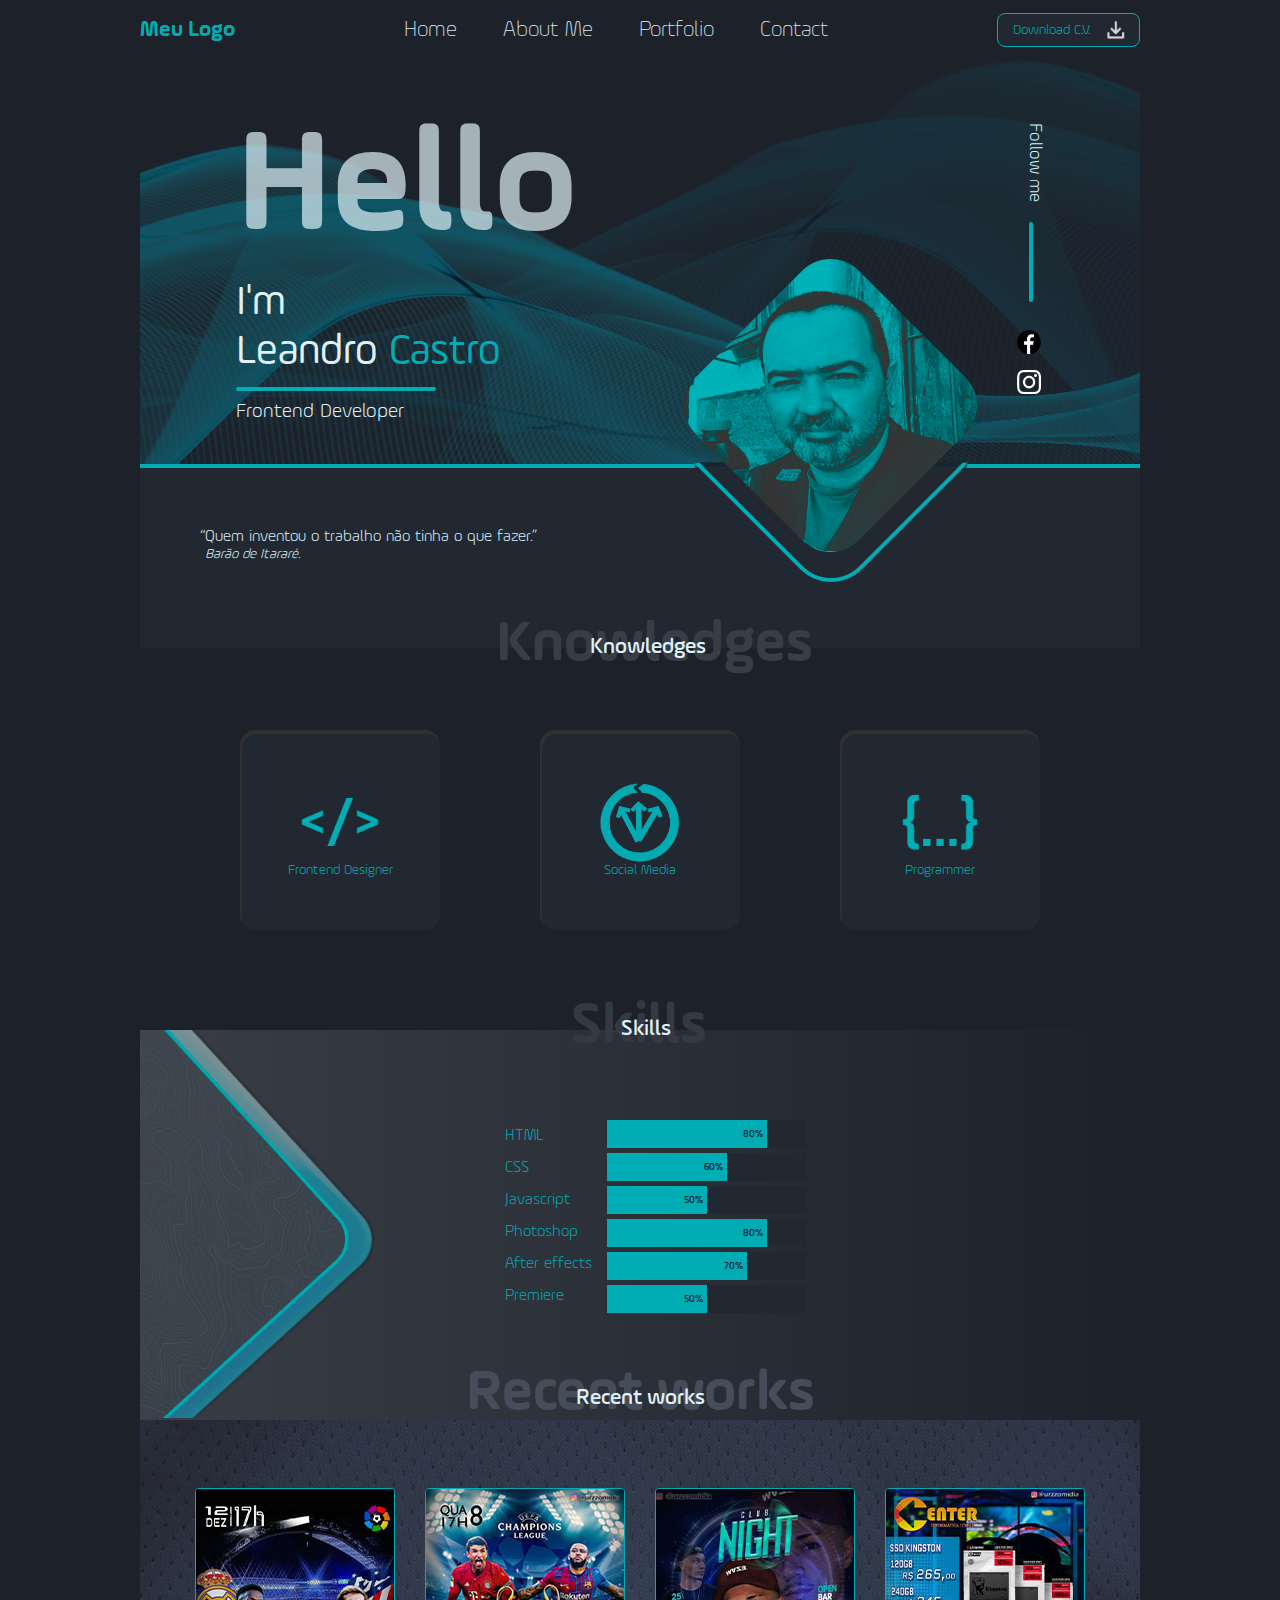
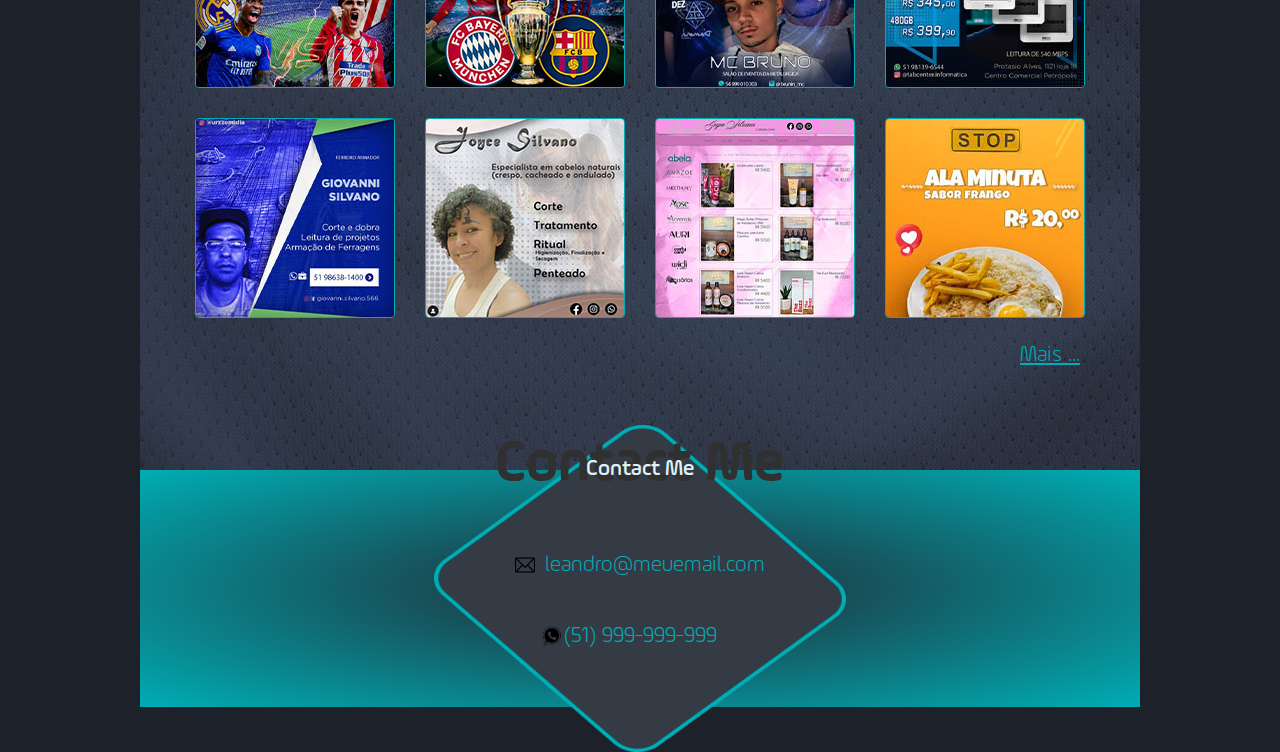
<file: index.html>
<!DOCTYPE html>
<html lang="pt-br">
<head>
    <meta charset="UTF-8">
    <meta http-equiv="X-UA-Compatible" content="IE=edge">
    <meta name="viewport" content="width=device-width, initial-scale=1.0">
    <link rel="stylesheet" href="./style.css">
    <title>Portfólio SEM O CONTATO</title>
</head>
<body>
    <header>  
        <h1>Meu Logo</h1>
        <!-- <img src="" alt=""> --> 
        <nav class="menu">
            <ul>
                <li><a href="">Home</a></li>
                <li><a href="#about">About Me</a></li>
                <li><a href="#portfolio">Portfolio</a></li>
                <li><a href="">Contact</a></li>
            </ul>
            
        </nav>
        <div class="download-cv">
            <button>Download C.V.
                <img class="download-image" src="./img/download-silver.png" alt="">
            </button>
        </div>     
    </header>

    <!-- HELLO / PIC / FOLLOW-ASIDE -->
    <main class="top"> 
        <div class="hello">
            <h1>Hello</h1> 
            <h2>I'm <br>Leandro <span>Castro</span></h2>
            <div class="bar"></div>
            <h3>Frontend Developer</h3>
        </div>
        <div class="pic">
            <img src="./img/losango-base.png" alt="">
        </div>
        <div class="follow-aside">
            <div class="follow-text">
                <p>Follow me</p>
            </div>
            <div class="follow-bar">

            </div>
            <div class="follow-icons">
                <img src="./img/facebook-logo.png" alt="">
                <img src="./img/instagram-logo.png" alt="">
            </div>
        </div>
    </main>

    <!-- C I T A R  -->
    <div class="citar">
        <q>Quem inventou o trabalho não tinha o que fazer.</q><br>
        <i>Barão de Itararé.</i>
    </div>

    <!-- W H A T   K N O W L E D G E S -->
    <section class="what" id="about">
        <div class="what-title">
            <h1>Knowledges</h1>
            <h2>Knowledges</h2>
        </div>
    </section>

    <div class="what-thumbs">
        <div class="thumb-block" id="know-front">
            <img src="./img/html-icon.png" alt="">
            <p>Frontend Designer</p>
            <div class="knowledges-popup" id="know-front-popup">
                <p>HTML</p>
                <p>CSS</p>
                <p>Javascript</p>
            </div>
        </div>
        <div class="thumb-block" id="know-social">
            <img src="./img/social-media-icon.png" alt="">
            <p>Social Media</p>
            <div class="knowledges-popup" id="know-social-popup">
                <p>Photoshop</p>
                <p>After Effects</p>
                <p>Premiere</p>
            </div>
        </div>
        <div class="thumb-block" id="know-dev">
            <img src="./img/js-icon.png" alt="">
            <p>Programmer</p>
            <div class="knowledges-popup" id="know-dev-popup">
                <p>Delphi</p>
                <p>VBA</p>
            </div>
        </div>
        
    </div>

    <!-- S K I L L S  -->
    <section class="skills">
        <div class="skills-title">
            <h1>Skills</h1>
            <h2>Skills</h2>
        </div>
    </section>

    <section class="skills-description">
    
        <div class="skills-img">
            <img src="./img/losango2.png" alt="">
        </div>
        <div class="skills-names">
            <p>HTML</p>
            <p>CSS</p>
            <p>Javascript</p>
            <p>Photoshop</p>
            <p>After effects</p>
            <p>Premiere</p>
        </div>
        <div class="skills-gauges">
            <div class="gauge-background">
                <div class="percent s-html"><p>80%</p></div>
            </div>
            <div class="gauge-background">
                <div class="percent s-css"><p>60%</p></div>
            </div>
            <div class="gauge-background">
                <div class="percent s-js"><p>50%</p></div>
            </div>
            <div class="gauge-background">
                <div class="percent s-photoshop"><p>80%</p></div>
            </div>
            <div class="gauge-background">
                <div class="percent s-after"><p>70%</p></div>
            </div>
            <div class="gauge-background">
                <div class="percent s-premiere"><p>50%</p></div>
            </div>
        </div>

    </section>

    <!-- R E C E N T   W O R K S  -->
    <section class="recent-works" id="portfolio">
        <div class="recent-title">
            <h1>Recent works</h1>
            <h2>Recent works</h2>
        </div>
        <div class="recent-thumbs">
            <div class="recent-thumbs-block">
                <img src="./img/thumb-bar1.jpg" alt="">
                <p>Social Media</p>
            </div>
            <div class="recent-thumbs-block">
                <img src="./img/thumb-bar2.jpg" alt="">
                <p>Social Media</p>
            </div>
            <div class="recent-thumbs-block">
                <img src="./img/thumb-bruno.jpg" alt="">
                <p>Social Media</p>
            </div>
            <div class="recent-thumbs-block">
                <img src="./img/thumb-center.jpg" alt="">
                <p>Social Media</p>
            </div>
            <div class="recent-thumbs-block">
                <img src="./img/thumb-giovanni.jpg" alt="">
                <p>Social Media</p>
            </div>
            <div class="recent-thumbs-block">
                <img src="./img/thumb-joyce-cartão.jpg" alt="">
                <p>Social Media</p>
            </div>
           
            <div class="recent-thumbs-block">
                <img src="./img/thumb-joyce.jpg" alt="">
                <p>Site</p>
            </div>
            <div class="recent-thumbs-block">
                <img src="./img/thumb-stop.jpg" alt="">
                <p>Social Media</p>
            </div>
            
        </div>
        
        <a href="./mais.html" target="_blank">
            <p id = "mais">Mais ...</p>
        </a> 

    </section>

    <!-- C O N T A C T   M E  -->
    <section class="contact">
        <div class="contact-title">
            <h1>Contact Me</h1>
            <h2>Contact Me</h2>
        </div>

        <img src="./img/losango.png" alt="">
        
        <div class="contact-email">
            <img src="./img/email-icon.png" alt="">
            <p>leandro@meuemail.com</p> 
            
        </div>
        <div class="contact-phone">
            <img src="./img/whats-icon.png" alt="">
            <p>(51) 999-999-999</p> 
        </div>

    </section>
    
    <script src="./script.js"></script>
</body>
</html>
</file>
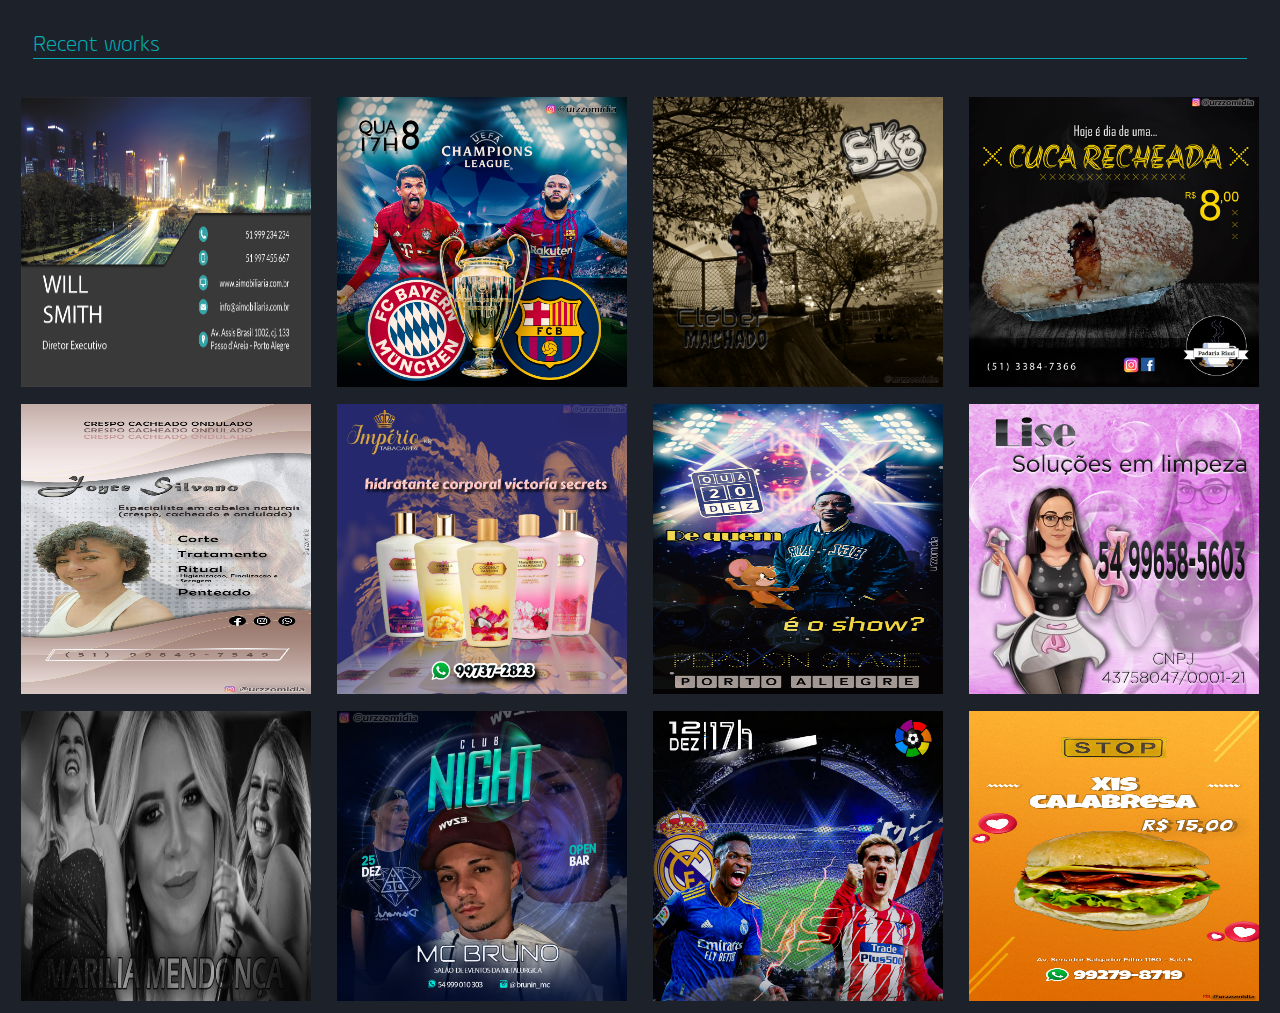
<file: mais.html>
<!DOCTYPE html>
<html lang="pt-br">
<head>
    <meta charset="UTF-8">
    <meta http-equiv="X-UA-Compatible" content="IE=edge">
    <meta name="viewport" content="width=device-width, initial-scale=1.0">
    <title>Portfolio - Recent works - mais ...</title>
    <link rel="stylesheet" href="style.css">
</head>
<body class="mais-body">
    <h2>Recent works</h2>
    <div class="mais-container">
        <a href="./img2/cartao.jpg" target="_blank">
            <img src="./img2/cartao.jpg" alt="">
        </a>
        <a href="./img2/CHAMPIONS-LEAGUE.jpg" target="_blank">
            <img src="./img2/CHAMPIONS-LEAGUE.jpg" alt="">
        </a>
        <a href="./img2/cleber-machado-sk8.jpg" target="_blank">
            <img src="./img2/cleber-machado-sk8.jpg" alt="">
        </a>
        <a href="./img2/cuca-rizzi-hoje.jpg" target="_blank">
            <img src="./img2/cuca-rizzi-hoje.jpg" alt="">
        </a>
        <a href="./img2/flyer-apresentação-2.jpg" target="_blank">
            <img src="./img2/flyer-apresentação-2.jpg" alt="">
        </a>
        <a href="./img2/imperio-card-hidratantes.jpg" target="_blank">
            <img src="./img2/imperio-card-hidratantes.jpg" alt="">
        </a>
        <a href="./img2/jerry-e-smith.jpg" target="_blank">
            <img src="./img2/jerry-e-smith.jpg" alt="">
        </a>
        <a href="./img2/lisa-completo.jpg" target="_blank">
            <img src="./img2/lisa-completo.jpg" alt="">
        </a>
        <a href="./img2/marilia-mendonça.jpg" target="_blank">
            <img src="./img2/marilia-mendonça.jpg" alt="">
        </a>
        <a href="./img2/mc-bruno.jpg" target="_blank">
            <img src="./img2/mc-bruno.jpg" alt="">
        </a>
        <a href="./img2/real-madrid-vs-atletico-madrid.jpg" target="_blank">
            <img src="./img2/real-madrid-vs-atletico-madrid.jpg" alt="">
        </a>
        <a href="./img2/stories-xis-calabresa.jpg" target="_blank">
            <img src="./img2/stories-xis-calabresa.jpg" alt="">
        </a>

    </div>
</body>
</html>
</file>
<file: style.css>
@font-face {
    font-family: "amplesoft";
    src: url(./fonts/AMPLESOFT.OTF);
    font-weight: 400;
}
@font-face {
    font-family: "amplesoft";
    src: url(./fonts/AMPLESOFT-EXTRALIGHT.OTF);
    font-weight: 100;
 }
 @font-face {
    font-family: "amplesoft";
    src: url(./fonts/AMPLESOFT-LIGHT.OTF);
    font-weight: 200;
 }
 @font-face {
    font-family: "amplesoft";
    src: url(./fonts/AMPLESOFT-MEDIUM.OTF);
    font-weight: 600;
 }

@font-face {
   font-family: "amplesoft";
   src: url(./fonts/AMPLESOFT-BOLD.OTF);
   font-weight: 800;
}

:root{
    --v-bkg-color1: #1d212a;
    --v-bkg-color2: #212832;
    --v-front-color-menu: #dff0f6;
    --v-front-color1: #00adb4;
    --v-front-color2: #393d46;
    --v-primary-font: "amplesoft"; 
}

*{
    margin: 0; padding: 0; box-sizing: border-box;
    color: var(--v-front-color1);
    font-family: var(--v-primary-font);
    font-weight: 200;
    font-size: 22px;
}
body{
    background-color: var(--v-bkg-color1);

}
html{
    scroll-behavior: smooth;
    scroll-snap-type: proximity;
}
/* H E A D E R  */
header{
    display:flex;
    justify-content: space-between;
    height: 60px;
    width:1000px;
    margin:0 auto;
    align-items: center;
    z-index: 20;
}
header h1{
    font-weight: 800;
}

.menu ul{
    
    list-style: none;
}
.menu li{
    display:inline-block;
    
}
.menu a{
    padding: 8px 20px;
    color: var(--v-front-color-menu);
    font-weight: 100;
    text-decoration: none;
}
.menu a:visited{
    color: var(--v-front-color-menu);
}
.download-cv{
    display:inline-block;
}
.download-cv button{
    display:flex;
    align-items: center;
    font-size: 14px;
    padding: 6px 10px 6px 15px;
    cursor: pointer;
    background-color: var(--v-bkg-color2);
    color: var(--v-front-color1);
    border-radius: 8px;
    border: 1px solid var(--v-front-color1);
}
.download-image{
    width: 20px;
    /* padding: 4px 8px 2px; */
    margin: 0 3px 0 15px;
    background-color: none;
}

/* M A I N  */
main{
    position:relative;
    display:flex;
    justify-content: space-evenly;
    height:408px;
    width:1000px;
    margin:0 auto;
    align-items: center;
    padding: 40px;
    background-image: url("./img/waves2.png");
    background-size: cover;
    background-repeat: no-repeat;
    background-blend-mode: lighten;
    border-bottom: 4px solid var(--v-front-color1);
    /* background-color: var(--v-bkg-color2); */
}
.hello{
    color: var(--v-front-color-menu);
}
main h1{
    color: var(--v-front-color-menu);
    font-size: 150px;
    font-weight: 800;
    opacity: 70%;
}
main h2{
    color: var(--v-front-color-menu);
    font-size: 42px;
    font-weight: 400;
}
.hello span{
    color:#00adb4;
    font-size: 42px;
    font-weight: 400;
}
main h3{
    color: var(--v-front-color-menu);
    font-size: 20px;
    font-weight: 200;
}
.bar{
    height:4px;
    width:200px;
    border-top: 2px solid var(--v-front-color1);
    border-bottom: 2px solid var(--v-front-color1);;
    border-radius: 6px;
    margin-top: 10px;
    margin-bottom: 10px;
}
/* PIC  */
.pic{
    width: 305px;
}
.pic img{
    position:relative;
    margin-bottom: -301px;
    z-index: 4;
}
.losango{
    width:350px; 
    position:relative;
    z-index: 2;
}
/* FOLLOW ASIDE  */
.follow-aside{
    display:grid;
    grid-template-rows: 1fr 1fr 1fr;
    align-items: center;
    justify-content: space-between;
    height:300px;
    width:50px;
}
.follow-text{
    transform: rotate(90deg);
    /* width: 150px; */
    
}
.follow-text p{
    color: var(--v-front-color-menu);
    font-size: 18px;
    font-weight: 200;
    width:80px;
}
.follow-bar{
    height:80px;
    width:4px;
    border-left: 2px solid var(--v-front-color1);
    border-right: 2px solid var(--v-front-color1);;
    border-radius: 6px;
    margin-top: 10px;
    margin-bottom: 10px;
    margin-left: 35px;
}
.follow-icons{
    display:flex;
    flex-direction: column;
    margin-left: 15px;
}
.follow-icons img{
    width:24px;
    margin:8px;
}
.citar{
    display:flex;
    flex-direction: column;
    position:relative;
    width:1000px;
    height: 180px;
    margin:0 auto;
    background-color: var(--v-bkg-color2);
    overflow-x: hidden;
}
.citar q{
    position:relative;
    left: 60px;
    top: 60px;
    color: #dff0f6;
    font-weight: 200;
    font-size: 16px;
}
.citar i{
    position:relative;
    left: 65px;
    top: 35px;
    color: #dff0f6;
    font-size: 14px;
    font-weight: 200;
}
/* W H A T  */
.what, .what-title{
    display:flex;
    width:1000px;
    margin:0 auto;
    justify-content: center;
}
.what{
    background-color: #1d212a;
}
.what-title h1, .what-title h2 {
    color: #dff0f6;
    font-weight: 600;
    margin-top: -14px;
    z-index: 10;
    margin-left: 65px;
    width: 259px
}
.what-title h2{
    color: #393d46;
    font-weight: 800;
    z-index: 9;
    font-size: 58px;
    margin-left: -353px;
    margin-top: -37px;
}
.what-thumbs{
    display:flex;
    width: 1000px;
    height: 350px;
    margin:0 auto;
    justify-content: space-evenly;
}
.thumb-block{
    display:flex;
    flex-direction: column;
    width:200px; 
    height:200px;
    justify-content: center;
    align-items: center;
    margin-top: 50px;
    border-radius: 15px;
    background-color: #212832;
    overflow-y: hidden;
    box-shadow: inset 2px 4px rgb(48, 48, 48);
    cursor: pointer;
}
/* .thumb-block:hover .knowledges-popup{
    animation: slide-up forwards ease 240ms;
} */
.thumb-block img{
    width: 80px;
}
.thumb-block p{
    font-stretch: condensed;
    font-size: 14px;
}
.knowledges-popup{
    background-color: #393d46f5;
    opacity:0;
    background-image: linear-gradient(#00adb4, #212832), url('./img/knowledges-thumb.webp');
    background-repeat: no-repeat;
    background-blend-mode: color;
    background-size: cover;
    position:absolute;
    display:flex;
    flex-direction: column;
    justify-content: center;
    align-items: center;
    width: 200px;
    height: 200px;
    border-radius: 15px;
    padding: 10px;
}
.knowledges-popup p{
    display:block;
    color:#dbebeb;
    font-size: large;
}
.thumb-block:hover .knowledges-popup{
    transition: all ease 340ms;
    animation: slide-up forwards ease 340ms;
}

@keyframes slide-up{
    0%{
        height:0; width: 0;
        transform: translateY(100px);
        opacity:0;
    }
    40%{
        height:0; width: 30px;
    }
    100%{
        height:200px;
        transform:translateY(0px); 
        opacity:1;
    }
}


/* S K I L L S  */
.skills, .skills-title{
    display:flex;
    width:1000px;
    height: 50px;
    margin:0 auto;
    justify-content: center;
}
.skills{
    background-image: linear-gradient(90deg, var(--v-front-color2),var(--v-bkg-color1));
    background-color: #484a51;
}
.skills-title h1, .skills-title h2 {
    color: #dff0f6;
    font-weight: 600;
    margin-top: -14px;
    z-index: 10;
    margin-left: 47px;
}
.skills-title h2{
    color: #343944;
    font-weight: 800;
    z-index: 9;
    font-size: 58px;
    margin-left: -100px;
    margin-top: -37px;
}
.skills-title h1:hover{
    transition: ease 200ms;
    text-shadow: 2px 2px 6px rgb(22, 22, 22);
}
.skills-description{
    background-image: linear-gradient(90deg, var(--v-front-color2),var(--v-bkg-color1));
    display:flex;
    width:1000px;
    height: 340px;
    margin:0 auto;
    line-height: 2;
    background-color: #484a51;
}
.skills-description p{
    font-size: 16px;
}
.skills-img{
    width:250px;
}
.skills-img img{
    margin-top: -50px;
    width: 235px;
}
.skills-names{
    position:relative;
    margin: 40px 15px 0 115px;
}
.skills-gauges{
    position:relative;
    margin-top: 40px;
}
.gauge-background{
    background-color: #212832;
    width:200px;
}
.percent p{
    padding: 4px;
    text-align: right;
    color:#00adb4;
    font-size: 10px;
    margin-bottom: 5px;
    font-weight: 600;
}
.s-html p{
    animation:fill-html 6s infinite;
    width:80%;
    color:#1d212a;
    background-color: #00adb4;
}
@keyframes fill-html{
    0%{
        width:0;
    }
    30%{
        width: 80%;
    }
    100%{
        width:80%;
    }
}
.s-css p{
    animation:fill-css 6s infinite;
    width:60%;
    color:#1d212a;
    background-color: #00adb4;
}
@keyframes fill-css{
    0%{
        width:0;
    }
    32%{
        width: 60%;
    }
    100%{
        width:60%;
    }
}
.s-js p{
    animation:fill-js 6s infinite;
    width:50%;
    color:#1d212a;
    background-color: #00adb4;
}
@keyframes fill-js{
    0%{
        width:0;
    }
    34%{
        width: 50%;
    }
    100%{
        width:50%;
    }
}
.s-photoshop p{
    animation:fill-photoshop 6s infinite;
    width:80%;
    color:#1d212a;
    background-color: #00adb4;
}
@keyframes fill-photoshop{
    0%{
        width:0;
    }
    40%{
        width: 80%;
    }
    100%{
        width:80%;
    }
}
.s-after p{
    animation:fill-after 6s infinite;
    width:70%;
    color:#1d212a;
    background-color: #00adb4;
}
@keyframes fill-after{
    0%{
        width:0;
    }
    45%{
        width: 70%;
    }
    100%{
        width:70%;
    }
}
.s-premiere p{
    animation:fill-premiere 6s infinite;
    width:50%;
    color:#1d212a;
    background-color: #00adb4;
}
@keyframes fill-premiere{
    0%{
        width:0;
    }
    50%{
        width: 50%;
    }
    100%{
        width:50%;
    }
}

/* R E C E N T   W O R K S  */
.recent-works, .recent-title{
    display:flex;
    flex-direction: column;
    width:1000px;
    height: 650px;
    margin:0 auto;
    justify-content: center;
}
.recent-works{
    background-image: url(./img/background-2.jpg);
    background-image: radial-gradient(var(--v-bkg-color2),var(--v-bkg-color1)), url(./img/background-2.jpg);
    background-size: cover;
    background-repeat: no-repeat;
    background-blend-mode: hard-light;
}
.recent-title{
    height: 50px;
}
.recent-title h1, .recent-title h2 {
    color: #dff0f6;
    position: relative;
    font-weight: 600;
    text-align: center;
    margin-top: -262px;
    z-index: 10;
}
.recent-title h2{
    position:relative;
    color: #464d5a;
    font-weight: 800;
    text-align: center;
    z-index: 9;
    font-size: 58px;
    margin-top: -51px;
}
.recent-title h1:hover{
    transition: ease 200ms;
    text-shadow: 2px 2px 6px rgb(22, 22, 22);
}
.recent-thumbs{
    display:flex;
    flex-direction: row;
    flex-wrap: wrap;
    max-width: 1000px;
    margin-top: -90px;
    justify-content: center;
    z-index: 8;
}
.recent-thumbs-block{
    cursor:pointer;
    width: 200px;
    height: 200px;
    margin: 15px 15px;
    border: 1px solid #00adb4;
    border-radius: 4px;
    overflow: hidden;
}
.recent-thumbs-block:hover{
    transition: ease 200ms;
    border: 1px solid whitesmoke;
}
.recent-thumbs-block img{
    width: 200px;
}
.recent-thumbs-block p{
    width: 200px;
    position: relative;
    height: 28px;
    padding: 3px 10px;
    color: #00adb4;
    background-color: rgb(33, 40, 50,.8);
    top: -36px;
    opacity:0;
}
.recent-thumbs-block:hover p{
    animation:forwards slide 299ms ;
}
@keyframes slide{
    from{
        opacity:0;
        transform: translateY(36px);
    }
    to{
        opacity:1;
        transform:translateY(0px);
    }
}
.sombra1{
    width: 600px;
    position: sticky;
    display: inline-block;
    margin: -399px 486px -115px;
}
#mais{
    text-align: right;
    padding: 10px 60px;
    cursor: pointer;
}

.mais-body{
    background-color: #1d212a;
    background-image: none;
}
.mais-container{
    display:flex;
    flex-wrap: wrap;
    justify-content: space-evenly;
}
.mais-container img{
    width: 300px;
    height: 300px;
    padding:5px;
    
}
.mais-body h2{
    margin: 1.5rem;
    border-bottom: 1px solid #00adb4;
}



/* C O N T A C T   M E  */
.contact, .contact-title{
    display:flex;
    position:relative;
    flex-direction: column;
    width:1000px;
    height: 237px;
    margin:0 auto;
    justify-content: center;
}
.contact{
    background-image: radial-gradient(var(--v-bkg-color2),var(--v-front-color1));
    background-size: cover;
    background-repeat: no-repeat;
    background-blend-mode: hard-light;
}
.contact-title{
    height: 50px;
}
.contact-title h1, .contact-title h2 {
    color: #dff0f6;
    position: relative;
    font-weight: 600;
    text-align: center;
    margin-top: 155px;
    z-index: 10;
}
.contact-title h2{
    position: relative;
    color: rgb(48 48 48);
    font-weight: 800;
    text-align: center;
    z-index: 9;
    font-size: 58px;
    margin-top: -51px;
}
.contact-title h1:hover{
    transition: ease 200ms;
    text-shadow: 2px 2px 6px rgb(22, 22, 22);
}
.contact img{
    position: relative;
    display: inline;
    margin: 0 auto;
    width: 412px;
    height: 327px;
}

.contact-email{
    display: flex;
    margin: 0 auto;
    position: relative;
    left: -25px;
    top: -199px;
    width: 200px;
}
.contact-email p{
    position: relative;
    width: 300px;
    left: 0px;
    top: 0px;
}
.contact-email img{
    position: relative;
    margin: 0 auto;
    display: flex;
    width: 20px;
    height: 20px;
    left: 0px;
    top: 2px;
    margin-right: 10px;
}

.contact-phone{
    display: flex;
    margin: 0 auto;
    position: relative;
    left: -23px;
    top: -153px;
    width: 200px;
}
.contact-phone img{
    position: relative;
    margin: 0 auto;
    display: flex;
    width: 20px;
    height: 20px;
    left: 11px;
    top: 2px;
}
</file>
